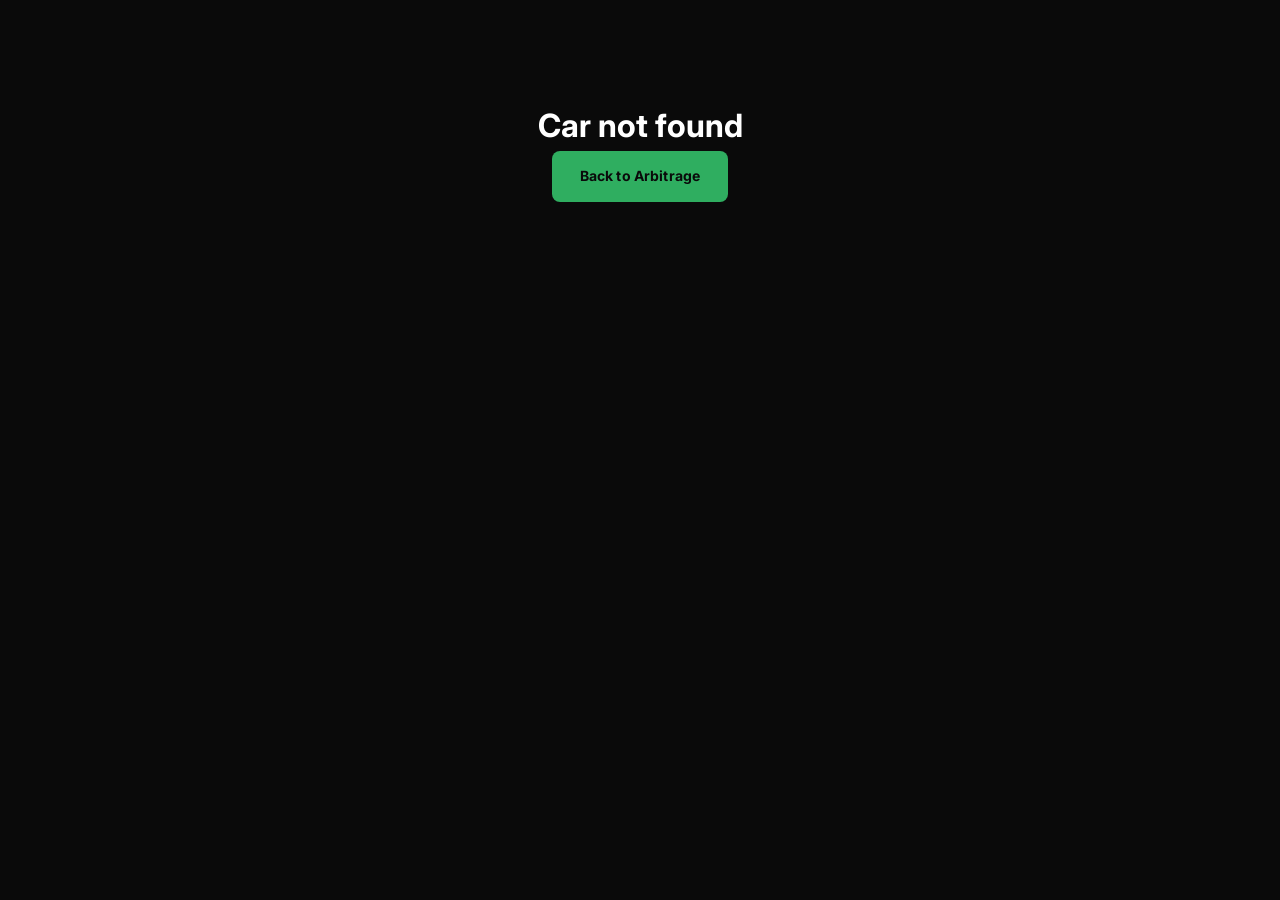
<file: car-detail.html>
<!DOCTYPE html>
<html lang="en">
<head>
    <meta charset="UTF-8">
    <meta name="viewport" content="width=device-width, initial-scale=1.0">
    <title>Car Details — Velaron Auto</title>
    <link rel="stylesheet" href="css/style.css">
    <link href="https://fonts.googleapis.com/css2?family=Inter:wght@300;400;500;600;700;800;900&display=swap" rel="stylesheet">
</head>
<body>
    <nav class="navbar">
        <div class="nav-container">
            <a href="index.html" class="logo">
                <img src="images/logo.png" alt="Velaron Auto" class="logo-img">
            </a>
            <ul class="nav-links">
                <li><a href="index.html">Home</a></li>
                <li><a href="import.html">Import</a></li>
                <li><a href="arbitrage.html" class="active">Arbitrage</a></li>
                <li><a href="gallery.html">Gallery</a></li>
                <li><a href="about.html">About Us</a></li>
                <li><a href="contact.html">Contact</a></li>
            </ul>
            <div class="hamburger" onclick="toggleMenu()">
                <span></span><span></span><span></span>
            </div>
        </div>
    </nav>

    <div class="detail-hero" id="detailHero">
        <!-- Filled by JS -->
    </div>

    <!-- Three Price Cards -->
    <section class="section section-dark">
        <div class="container">
            <div class="section-header center">
                <span class="section-tag">Import Cost Scenarios</span>
                <h2>What You Pay to Bring It In</h2>
                <p>Based on cheapest, average, and most expensive Japanese market prices.</p>
            </div>
            <div class="price-cards-three" id="priceCards">
                <!-- Filled by JS -->
            </div>
        </div>
    </section>

    <!-- Full Comparison Table -->
    <section class="section section-black">
        <div class="container">
            <div class="section-header center">
                <span class="section-tag">Market Comparison</span>
                <h2>Japan vs Ireland — Full Breakdown</h2>
            </div>
            <div class="table-wrapper">
                <table class="detail-table" id="detailTable">
                    <thead>
                        <tr>
                            <th>Metric</th>
                            <th>Cheapest</th>
                            <th>Average</th>
                            <th>Most Expensive</th>
                        </tr>
                    </thead>
                    <tbody id="detailTableBody">
                        <!-- Filled by JS -->
                    </tbody>
                </table>
            </div>
        </div>
    </section>

    <!-- Verdict Card -->
    <section class="section section-dark">
        <div class="container">
            <div class="verdict-card" id="verdictCard">
                <!-- Filled by JS -->
            </div>
        </div>
    </section>

    <footer class="footer">
        <div class="container">
            <div class="footer-grid">
                <div class="footer-brand">
                    <img src="images/logo.png" alt="Velaron Auto" class="footer-logo">
                    <p>Japan's finest vehicles, imported to Ireland with precision and transparency.</p>
                </div>
                <div class="footer-links">
                    <h4>Navigate</h4>
                    <a href="index.html">Home</a>
                    <a href="import.html">Import</a>
                    <a href="arbitrage.html">Arbitrage</a>
                    <a href="gallery.html">Gallery</a>
                </div>
                <div class="footer-links">
                    <h4>Company</h4>
                    <a href="about.html">About Us</a>
                    <a href="contact.html">Contact</a>
                </div>
            </div>
            <div class="footer-bottom">
                <p>© 2026 Velaron Auto. All rights reserved.</p>
            </div>
        </div>
    </footer>

    <script src="js/cars-data.js"></script>
    <script src="js/main.js"></script>
    <script>
        const urlParams = new URLSearchParams(window.location.search);
        const carId = urlParams.get('id');
        const car = CAR_DATA.find(c => c.id === carId);

        if (!car) {
            document.body.innerHTML = '<div class="container" style="padding:100px 20px;text-align:center;"><h1>Car not found</h1><a href="arbitrage.html" class="btn btn-primary">Back to Arbitrage</a></div>';
        } else {
            // Hero Section
            document.getElementById('detailHero').innerHTML = `
                <div class="detail-hero-img">
                    <img src="${car.image}" alt="${car.make} ${car.model}">
                </div>
                <div class="detail-hero-overlay"></div>
                <div class="detail-hero-content">
                    <span class="detail-version">${car.version} · ${car.year_range}</span>
                    <h1>${car.make} ${car.model}</h1>
                    <p class="detail-meta">${car.category} · ${car.fuel} · CO₂ ${car.co2}g/km</p>
                    <a href="arbitrage.html" class="btn btn-outline">← Back to Arbitrage</a>
                </div>
            `;

            // Price Cards
            const scenarios = [
                { label: 'Cheapest in Japan', price: car.jp_cheap_eur, importCost: car.import_cheap_eur, profit: car.profit_cheap_eur, profitPct: car.profit_cheap_pct, color: 'green' },
                { label: 'Average in Japan', price: car.jp_avg_eur, importCost: car.import_avg_eur, profit: car.profit_avg_eur, profitPct: car.profit_avg_pct, color: 'blue' },
                { label: 'Most Expensive in Japan', price: car.jp_exp_eur, importCost: car.import_exp_eur, profit: car.profit_exp_eur, profitPct: car.profit_exp_pct, color: 'orange' }
            ];

            document.getElementById('priceCards').innerHTML = scenarios.map(s => {
                const profitClass = s.profit > 0 ? 'positive' : 'negative';
                const status = s.profit > 0 ? 'PROFITABLE' : 'NOT VIABLE';
                return `
                    <div class="price-card ${s.color}">
                        <div class="price-card-header">
                            <span class="price-label">${s.label}</span>
                            <span class="price-tag">€${s.price.toLocaleString()}</span>
                        </div>
                        <div class="price-card-body">
                            <div class="price-row">
                                <span>Car Price (JP)</span>
                                <span>€${s.price.toLocaleString()}</span>
                            </div>
                            <div class="price-row">
                                <span>CIF + Shipping</span>
                                <span>€1,650</span>
                            </div>
                            <div class="price-row">
                                <span>Customs Duty (10%)</span>
                                <span>€${Math.round((s.price + 1650) * 0.1).toLocaleString()}</span>
                            </div>
                            <div class="price-row">
                                <span>VAT (23%)</span>
                                <span>€${Math.round(((s.price + 1650) * 1.1) * 0.23).toLocaleString()}</span>
                            </div>
                            <div class="price-row">
                                <span>VRT + NOx</span>
                                <span>€${Math.round(s.importCost - s.price - 1650 - ((s.price + 1650) * 0.1) - (((s.price + 1650) * 1.1) * 0.23) - 150).toLocaleString()}</span>
                            </div>
                            <div class="price-row">
                                <span>Fees</span>
                                <span>€150</span>
                            </div>
                            <div class="price-divider"></div>
                            <div class="price-row total">
                                <span>Total Import Cost</span>
                                <span>€${s.importCost.toLocaleString()}</span>
                            </div>
                        </div>
                        <div class="price-card-footer ${profitClass}">
                            <div>
                                <span class="footer-label">vs Irish Avg (€${car.ie_avg_eur.toLocaleString()})</span>
                                <span class="footer-profit">€${s.profit.toLocaleString()}</span>
                            </div>
                            <span class="footer-pct">${s.profitPct}%</span>
                        </div>
                        <div class="price-status ${profitClass}">${status}</div>
                    </div>
                `;
            }).join('');

            // Detail Table
            const rows = [
                ['Japan Price (¥)', `¥${car.jp_cheap_jpy.toLocaleString()}`, `¥${car.jp_avg_jpy.toLocaleString()}`, `¥${car.jp_exp_jpy.toLocaleString()}`],
                ['Japan Price (€)', `€${car.jp_cheap_eur.toLocaleString()}`, `€${car.jp_avg_eur.toLocaleString()}`, `€${car.jp_exp_eur.toLocaleString()}`],
                ['Japan Mileage', `${car.jp_mileage_km.toLocaleString()} km`, `${car.jp_mileage_km.toLocaleString()} km`, `${car.jp_mileage_km.toLocaleString()} km`],
                ['Ireland Price (€)', `€${car.ie_cheap_eur.toLocaleString()}`, `€${car.ie_avg_eur.toLocaleString()}`, `€${car.ie_exp_eur.toLocaleString()}`],
                ['Ireland Mileage', `${car.ie_mileage_km.toLocaleString()} km`, `${car.ie_mileage_km.toLocaleString()} km`, `${car.ie_mileage_km.toLocaleString()} km`],
                ['Import Cost (€)', `€${car.import_cheap_eur.toLocaleString()}`, `€${car.import_avg_eur.toLocaleString()}`, `€${car.import_exp_eur.toLocaleString()}`],
                ['Potential Profit (€)', `€${car.profit_cheap_eur.toLocaleString()}`, `€${car.profit_avg_eur.toLocaleString()}`, `€${car.profit_exp_eur.toLocaleString()}`],
                ['Profit Margin', `${car.profit_cheap_pct}%`, `${car.profit_avg_pct}%`, `${car.profit_exp_pct}%`],
            ];

            document.getElementById('detailTableBody').innerHTML = rows.map(row => {
                const profitClass = row[0].includes('Profit') && parseFloat(row[1].replace(/[^0-9.-]/g, '')) > 0 ? 'positive' : 
                                   row[0].includes('Profit') && parseFloat(row[1].replace(/[^0-9.-]/g, '')) < 0 ? 'negative' : '';
                return `
                    <tr>
                        <td><strong>${row[0]}</strong></td>
                        <td class="${row[0].includes('Profit') ? (parseFloat(row[1].replace(/[^0-9.-]/g, '')) > 0 ? 'positive' : 'negative') : ''}">${row[1]}</td>
                        <td class="${row[0].includes('Profit') ? (parseFloat(row[2].replace(/[^0-9.-]/g, '')) > 0 ? 'positive' : 'negative') : ''}">${row[2]}</td>
                        <td class="${row[0].includes('Profit') ? (parseFloat(row[3].replace(/[^0-9.-]/g, '')) > 0 ? 'positive' : 'negative') : ''}">${row[3]}</td>
                    </tr>
                `;
            }).join('');

            // Verdict Card
            const bestProfit = Math.max(car.profit_cheap_eur, car.profit_avg_eur, car.profit_exp_eur);
            const bestPct = Math.max(car.profit_cheap_pct, car.profit_avg_pct, car.profit_exp_pct);
            const isViable = bestProfit > 0;

            document.getElementById('verdictCard').innerHTML = `
                <div class="verdict-header">
                    <span class="verdict-icon">${isViable ? '✅' : '❌'}</span>
                    <h2>Overall Verdict</h2>
                </div>
                <div class="verdict-body">
                    <div class="verdict-main ${isViable ? 'positive' : 'negative'}">
                        <span class="verdict-label">${isViable ? 'VIABLE FOR IMPORT' : 'NOT RECOMMENDED'}</span>
                        <span class="verdict-profit">Best Case: €${bestProfit.toLocaleString()}</span>
                        <span class="verdict-pct">${bestPct}% margin</span>
                    </div>
                    <div class="verdict-details">
                        <p><strong>At cheapest Japanese price:</strong> ${car.profit_cheap_eur > 0 ? `€${car.profit_cheap_eur.toLocaleString()} profit (${car.profit_cheap_pct}%)` : `Loss of €${Math.abs(car.profit_cheap_eur).toLocaleString()}`}</p>
                        <p><strong>At average Japanese price:</strong> ${car.profit_avg_eur > 0 ? `€${car.profit_avg_eur.toLocaleString()} profit (${car.profit_avg_pct}%)` : `Loss of €${Math.abs(car.profit_avg_eur).toLocaleString()}`}</p>
                        <p><strong>At expensive Japanese price:</strong> ${car.profit_exp_eur > 0 ? `€${car.profit_exp_eur.toLocaleString()} profit (${car.profit_exp_pct}%)` : `Loss of €${Math.abs(car.profit_exp_eur).toLocaleString()}`}</p>
                        <p class="verdict-note">${isViable 
                            ? 'This car shows positive margins at auction prices. We recommend bidding at the lower end of the Japanese market to maximize profit.' 
                            : 'Importing this car is not financially viable under current market conditions. The Japan→Ireland price gap is too small to absorb Irish import taxes.'}</p>
                    </div>
                </div>
            `;
        }
    </script>
</body>
</html>
</file>
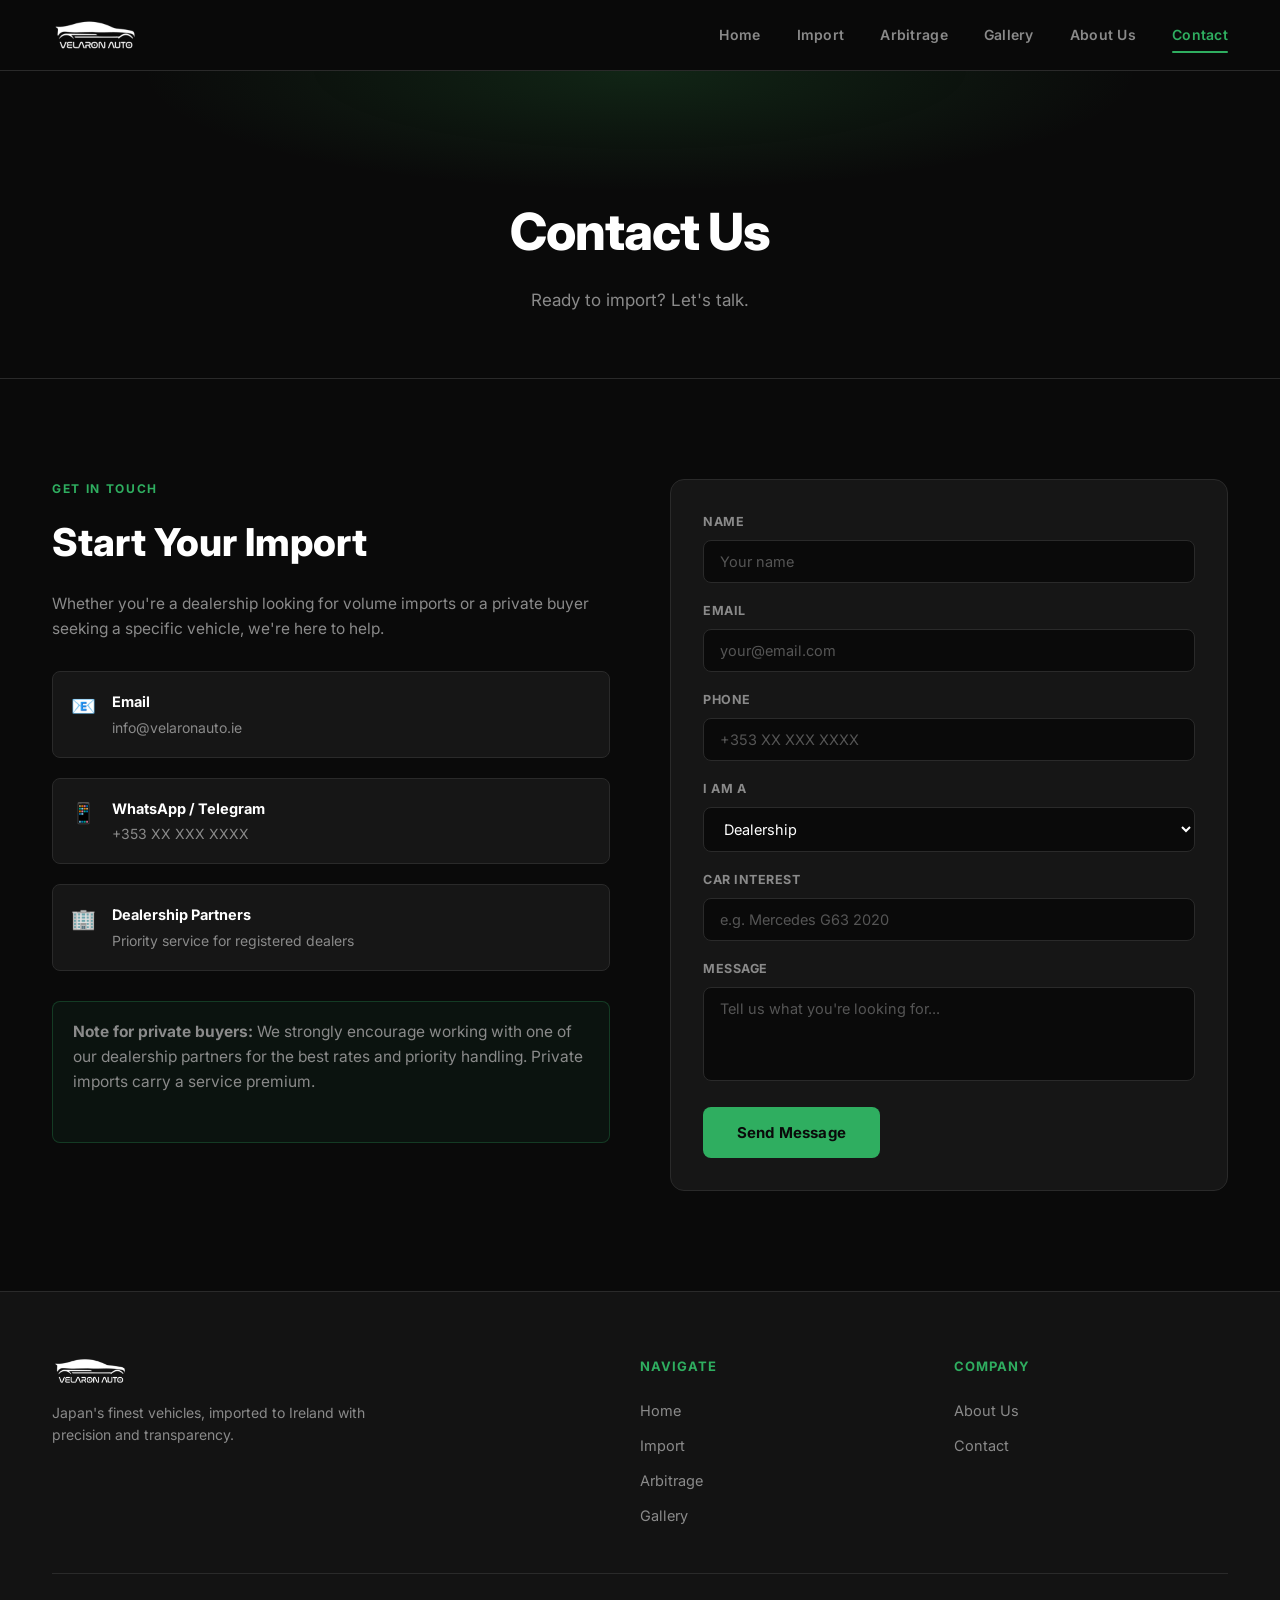
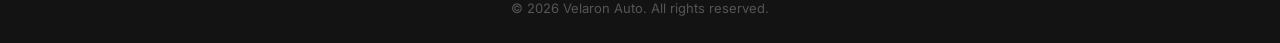
<file: contact.html>
<!DOCTYPE html>
<html lang="en">
<head>
    <meta charset="UTF-8">
    <meta name="viewport" content="width=device-width, initial-scale=1.0">
    <title>Contact — Velaron Auto</title>
    <link rel="stylesheet" href="css/style.css">
    <link href="https://fonts.googleapis.com/css2?family=Inter:wght@300;400;500;600;700;800;900&display=swap" rel="stylesheet">
</head>
<body>
    <nav class="navbar">
        <div class="nav-container">
            <a href="index.html" class="logo">
                <img src="images/logo.png" alt="Velaron Auto" class="logo-img">
            </a>
            <ul class="nav-links">
                <li><a href="index.html">Home</a></li>
                <li><a href="import.html">Import</a></li>
                <li><a href="arbitrage.html">Arbitrage</a></li>
                <li><a href="gallery.html">Gallery</a></li>
                <li><a href="about.html">About Us</a></li>
                <li><a href="contact.html" class="active">Contact</a></li>
            </ul>
            <div class="hamburger" onclick="toggleMenu()">
                <span></span><span></span><span></span>
            </div>
        </div>
    </nav>

    <header class="page-header">
        <div class="container">
            <h1>Contact Us</h1>
            <p>Ready to import? Let's talk.</p>
        </div>
    </header>

    <section class="section section-dark">
        <div class="container">
            <div class="contact-grid">
                <div class="contact-info">
                    <span class="section-tag">Get in Touch</span>
                    <h2>Start Your Import</h2>
                    <p>Whether you're a dealership looking for volume imports or a private buyer seeking a specific vehicle, we're here to help.</p>
                    <div class="contact-methods">
                        <div class="contact-method">
                            <span class="contact-icon">📧</span>
                            <div>
                                <strong>Email</strong>
                                <p>info@velaronauto.ie</p>
                            </div>
                        </div>
                        <div class="contact-method">
                            <span class="contact-icon">📱</span>
                            <div>
                                <strong>WhatsApp / Telegram</strong>
                                <p>+353 XX XXX XXXX</p>
                            </div>
                        </div>
                        <div class="contact-method">
                            <span class="contact-icon">🏢</span>
                            <div>
                                <strong>Dealership Partners</strong>
                                <p>Priority service for registered dealers</p>
                            </div>
                        </div>
                    </div>
                    <div class="contact-note">
                        <p><strong>Note for private buyers:</strong> We strongly encourage working with one of our dealership partners for the best rates and priority handling. Private imports carry a service premium.</p>
                    </div>
                </div>
                <div class="contact-form-wrapper">
                    <form class="contact-form" onsubmit="event.preventDefault(); alert('Thank you! We will be in touch shortly.');">
                        <div class="form-group">
                            <label>Name</label>
                            <input type="text" placeholder="Your name" required>
                        </div>
                        <div class="form-group">
                            <label>Email</label>
                            <input type="email" placeholder="your@email.com" required>
                        </div>
                        <div class="form-group">
                            <label>Phone</label>
                            <input type="tel" placeholder="+353 XX XXX XXXX">
                        </div>
                        <div class="form-group">
                            <label>I am a</label>
                            <select>
                                <option>Dealership</option>
                                <option>Private Buyer</option>
                                <option>Other</option>
                            </select>
                        </div>
                        <div class="form-group">
                            <label>Car Interest</label>
                            <input type="text" placeholder="e.g. Mercedes G63 2020">
                        </div>
                        <div class="form-group">
                            <label>Message</label>
                            <textarea rows="4" placeholder="Tell us what you're looking for..."></textarea>
                        </div>
                        <button type="submit" class="btn btn-primary btn-large">Send Message</button>
                    </form>
                </div>
            </div>
        </div>
    </section>

    <footer class="footer">
        <div class="container">
            <div class="footer-grid">
                <div class="footer-brand">
                    <img src="images/logo.png" alt="Velaron Auto" class="footer-logo">
                    <p>Japan's finest vehicles, imported to Ireland with precision and transparency.</p>
                </div>
                <div class="footer-links">
                    <h4>Navigate</h4>
                    <a href="index.html">Home</a>
                    <a href="import.html">Import</a>
                    <a href="arbitrage.html">Arbitrage</a>
                    <a href="gallery.html">Gallery</a>
                </div>
                <div class="footer-links">
                    <h4>Company</h4>
                    <a href="about.html">About Us</a>
                    <a href="contact.html">Contact</a>
                </div>
            </div>
            <div class="footer-bottom">
                <p>© 2026 Velaron Auto. All rights reserved.</p>
            </div>
        </div>
    </footer>

    <script src="js/main.js"></script>
</body>
</html>
</file>
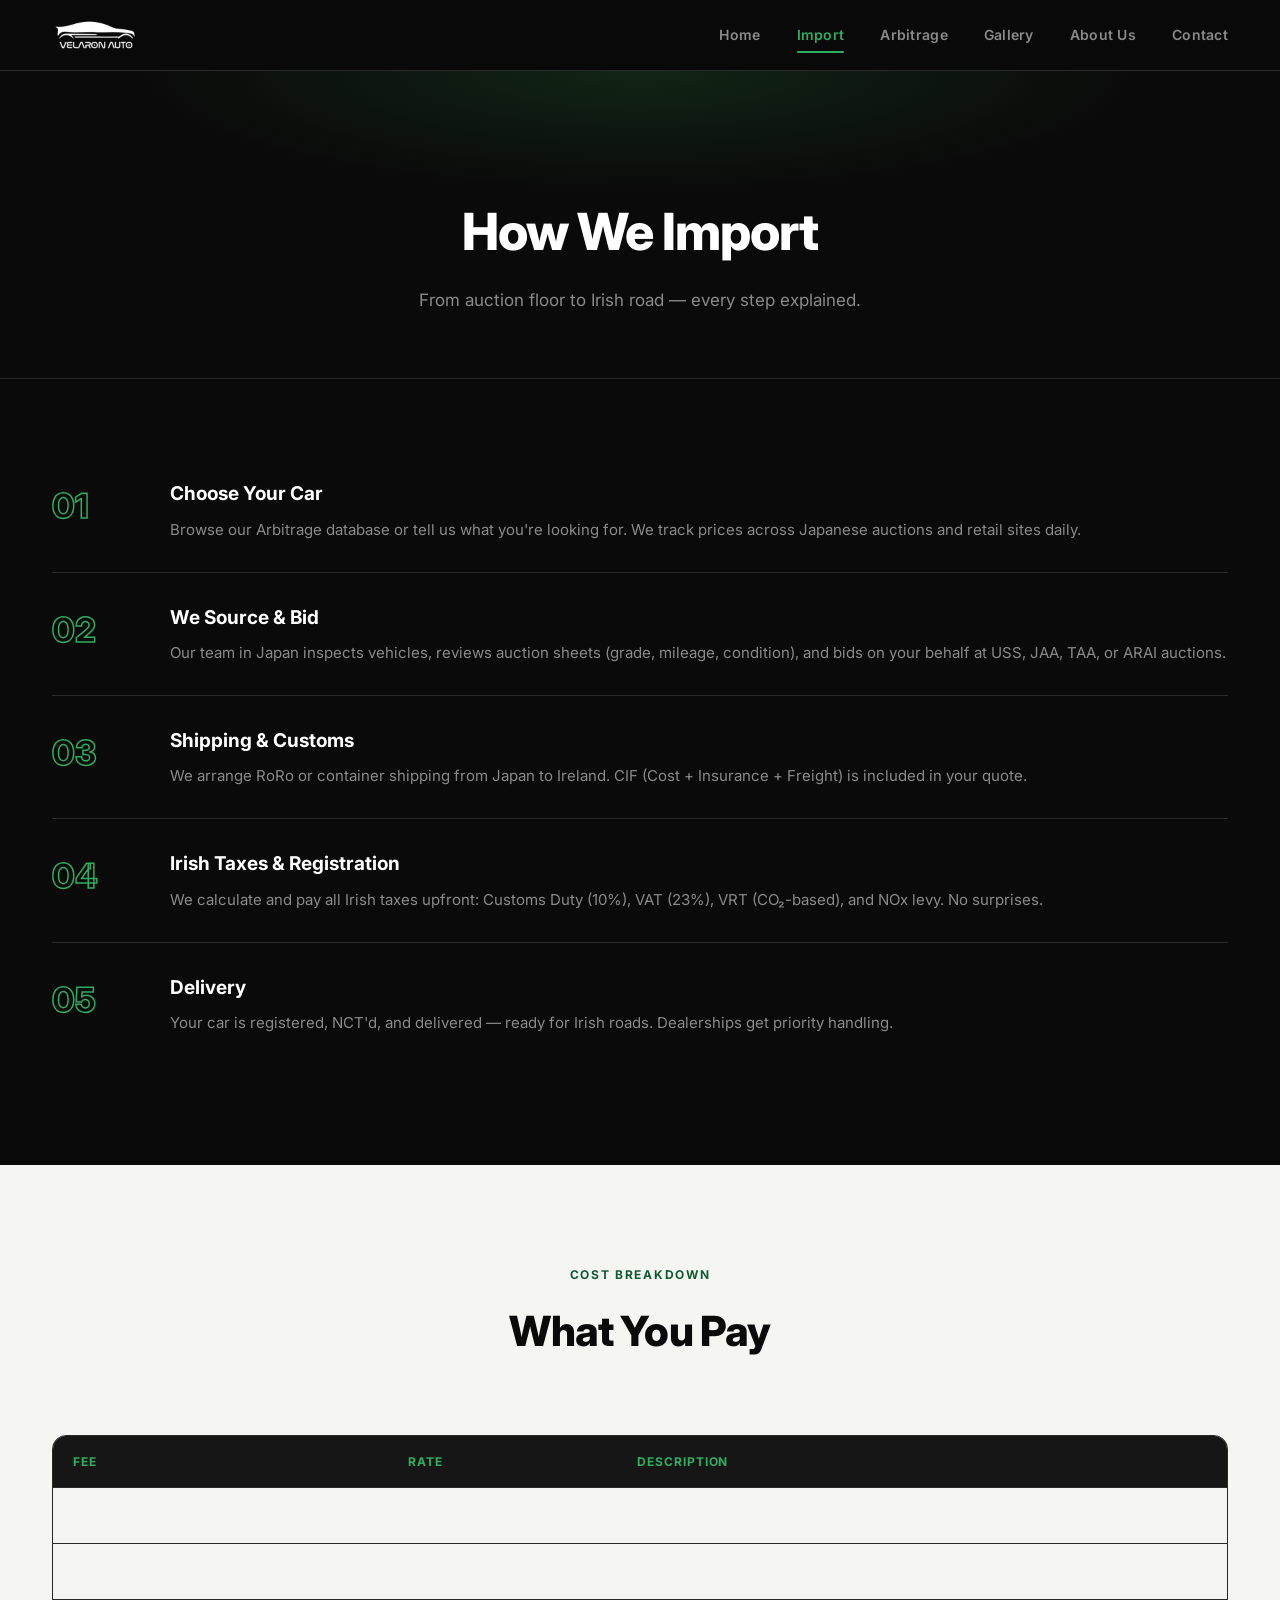
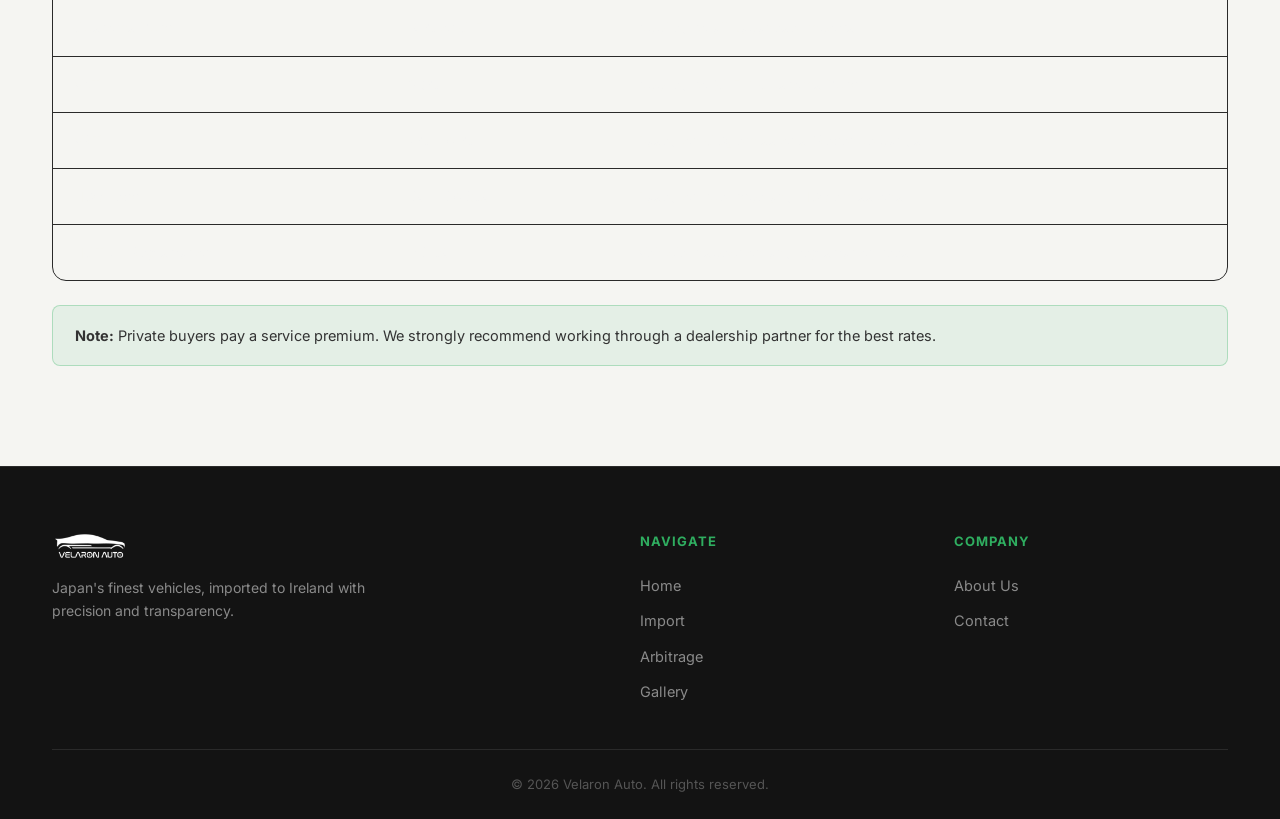
<file: import.html>
<!DOCTYPE html>
<html lang="en">
<head>
    <meta charset="UTF-8">
    <meta name="viewport" content="width=device-width, initial-scale=1.0">
    <title>Import Process — Velaron Auto</title>
    <link rel="stylesheet" href="css/style.css">
    <link href="https://fonts.googleapis.com/css2?family=Inter:wght@300;400;500;600;700;800;900&display=swap" rel="stylesheet">
</head>
<body>
    <nav class="navbar">
        <div class="nav-container">
            <a href="index.html" class="logo">
                <img src="images/logo.png" alt="Velaron Auto" class="logo-img">
            </a>
            <ul class="nav-links">
                <li><a href="index.html">Home</a></li>
                <li><a href="import.html" class="active">Import</a></li>
                <li><a href="arbitrage.html">Arbitrage</a></li>
                <li><a href="gallery.html">Gallery</a></li>
                <li><a href="about.html">About Us</a></li>
                <li><a href="contact.html">Contact</a></li>
            </ul>
            <div class="hamburger" onclick="toggleMenu()">
                <span></span><span></span><span></span>
            </div>
        </div>
    </nav>

    <header class="page-header">
        <div class="container">
            <h1>How We Import</h1>
            <p>From auction floor to Irish road — every step explained.</p>
        </div>
    </header>

    <section class="section section-dark">
        <div class="container">
            <div class="process-steps">
                <div class="step">
                    <div class="step-num">01</div>
                    <div class="step-content">
                        <h3>Choose Your Car</h3>
                        <p>Browse our Arbitrage database or tell us what you're looking for. We track prices across Japanese auctions and retail sites daily.</p>
                    </div>
                </div>
                <div class="step">
                    <div class="step-num">02</div>
                    <div class="step-content">
                        <h3>We Source & Bid</h3>
                        <p>Our team in Japan inspects vehicles, reviews auction sheets (grade, mileage, condition), and bids on your behalf at USS, JAA, TAA, or ARAI auctions.</p>
                    </div>
                </div>
                <div class="step">
                    <div class="step-num">03</div>
                    <div class="step-content">
                        <h3>Shipping & Customs</h3>
                        <p>We arrange RoRo or container shipping from Japan to Ireland. CIF (Cost + Insurance + Freight) is included in your quote.</p>
                    </div>
                </div>
                <div class="step">
                    <div class="step-num">04</div>
                    <div class="step-content">
                        <h3>Irish Taxes & Registration</h3>
                        <p>We calculate and pay all Irish taxes upfront: Customs Duty (10%), VAT (23%), VRT (CO₂-based), and NOx levy. No surprises.</p>
                    </div>
                </div>
                <div class="step">
                    <div class="step-num">05</div>
                    <div class="step-content">
                        <h3>Delivery</h3>
                        <p>Your car is registered, NCT'd, and delivered — ready for Irish roads. Dealerships get priority handling.</p>
                    </div>
                </div>
            </div>
        </div>
    </section>

    <section class="section section-light">
        <div class="container">
            <div class="section-header center">
                <span class="section-tag">Cost Breakdown</span>
                <h2>What You Pay</h2>
            </div>
            <div class="cost-table-wrapper">
                <table class="cost-table">
                    <thead>
                        <tr>
                            <th>Fee</th>
                            <th>Rate</th>
                            <th>Description</th>
                        </tr>
                    </thead>
                    <tbody>
                        <tr>
                            <td>Car Price (Japan)</td>
                            <td>Varies</td>
                            <td>Auction hammer or retail price in JPY</td>
                        </tr>
                        <tr>
                            <td>CIF (Shipping)</td>
                            <td>~€1,650</td>
                            <td>Cost + Insurance + Freight to Ireland</td>
                        </tr>
                        <tr>
                            <td>Customs Duty</td>
                            <td>10% of CIF</td>
                            <td>Applied to all Japanese imports</td>
                        </tr>
                        <tr>
                            <td>VAT</td>
                            <td>23%</td>
                            <td>Applied to (CIF + Customs Duty)</td>
                        </tr>
                        <tr>
                            <td>VRT</td>
                            <td>7% – 41%</td>
                            <td>Based on CO₂ emissions (Revenue bands)</td>
                        </tr>
                        <tr>
                            <td>NOx Levy</td>
                            <td>€0 – €4,850</td>
                            <td>Based on fuel type and NOx emissions</td>
                        </tr>
                        <tr>
                            <td>NCTS + Registration</td>
                            <td>~€150</td>
                            <td>Vehicle inspection and registration fees</td>
                        </tr>
                    </tbody>
                </table>
            </div>
            <div class="cost-note">
                <p><strong>Note:</strong> Private buyers pay a service premium. We strongly recommend working through a dealership partner for the best rates.</p>
            </div>
        </div>
    </section>

    <footer class="footer">
        <div class="container">
            <div class="footer-grid">
                <div class="footer-brand">
                    <img src="images/logo.png" alt="Velaron Auto" class="footer-logo">
                    <p>Japan's finest vehicles, imported to Ireland with precision and transparency.</p>
                </div>
                <div class="footer-links">
                    <h4>Navigate</h4>
                    <a href="index.html">Home</a>
                    <a href="import.html">Import</a>
                    <a href="arbitrage.html">Arbitrage</a>
                    <a href="gallery.html">Gallery</a>
                </div>
                <div class="footer-links">
                    <h4>Company</h4>
                    <a href="about.html">About Us</a>
                    <a href="contact.html">Contact</a>
                </div>
            </div>
            <div class="footer-bottom">
                <p>© 2026 Velaron Auto. All rights reserved.</p>
            </div>
        </div>
    </footer>

    <script src="js/main.js"></script>
</body>
</html>
</file>
<file: css/style.css>
/* ============================================
   VELARON AUTO — Design Tokens
   Black / White / Green
   ============================================ */

:root {
  --black: #0a0a0a;
  --near-black: #131313;
  --card-black: #161616;
  --white: #ffffff;
  --off-white: #f5f5f2;
  --grey: #8a8a8a;
  --grey-line: #2a2a2a;

  --lime: #2fae60;
  --green: #1f8a4d;
  --dark-green: #0f5c34;
  --emerald-light: #6fd99a;

  --red: #ef4444;
  --profit-green: #3ac95a;

  --font: 'Inter', -apple-system, BlinkMacSystemFont, sans-serif;

  --radius: 14px;
  --radius-sm: 8px;
}

* { margin: 0; padding: 0; box-sizing: border-box; }

html { scroll-behavior: smooth; }

body {
  font-family: var(--font);
  background: var(--black);
  color: var(--white);
  -webkit-font-smoothing: antialiased;
  line-height: 1.6;
}

a { text-decoration: none; color: inherit; }
ul { list-style: none; }
img { max-width: 100%; display: block; }
button { font-family: var(--font); cursor: pointer; border: none; background: none; }

.container {
  max-width: 1240px;
  margin: 0 auto;
  padding: 0 32px;
}

/* ============================================
   NAVBAR
   ============================================ */

.navbar {
  position: sticky;
  top: 0;
  z-index: 200;
  background: rgba(10, 10, 10, 0.88);
  backdrop-filter: blur(10px);
  border-bottom: 1px solid var(--grey-line);
}

.nav-container {
  max-width: 1240px;
  margin: 0 auto;
  padding: 18px 32px;
  display: flex;
  align-items: center;
  justify-content: space-between;
}

.logo-img { height: 34px; }

.nav-links {
  display: flex;
  align-items: center;
  gap: 36px;
}

.nav-links a {
  font-size: 14px;
  font-weight: 600;
  letter-spacing: 0.02em;
  color: var(--grey);
  transition: color 0.2s ease;
  position: relative;
  padding: 4px 0;
}

.nav-links a:hover { color: var(--white); }

.nav-links a.active { color: var(--lime); }

.nav-links a.active::after {
  content: '';
  position: absolute;
  bottom: -6px;
  left: 0;
  right: 0;
  height: 2px;
  background: var(--lime);
  border-radius: 2px;
}

.hamburger {
  display: none;
  flex-direction: column;
  gap: 5px;
  cursor: pointer;
}

.hamburger span {
  width: 24px;
  height: 2px;
  background: var(--white);
  border-radius: 2px;
}

@media (max-width: 900px) {
  .nav-links {
    display: none;
    position: absolute;
    top: 68px;
    left: 0;
    right: 0;
    flex-direction: column;
    align-items: flex-start;
    gap: 4px;
    background: var(--black);
    border-bottom: 1px solid var(--grey-line);
    padding: 12px 32px 20px;
  }
  .nav-links.active { display: flex; }
  .nav-links li { width: 100%; padding: 10px 0; border-bottom: 1px solid var(--grey-line); }
  .nav-links li:last-child { border-bottom: none; }
  .hamburger { display: flex; }
}

/* ============================================
   HERO
   ============================================ */

.hero {
  position: relative;
  min-height: 82vh;
  display: flex;
  align-items: center;
  justify-content: center;
  text-align: center;
  overflow: hidden;
  padding: 80px 32px;
}

.hero-overlay {
  position: absolute;
  inset: 0;
  background:
    radial-gradient(ellipse 60% 50% at 50% 0%, rgba(58, 201, 90, 0.16), transparent 60%),
    var(--black);
  z-index: 0;
}

.hero-content {
  position: relative;
  z-index: 1;
  max-width: 820px;
}

.hero-content h1 {
  font-size: clamp(2.6rem, 6vw, 4.6rem);
  font-weight: 800;
  letter-spacing: -0.03em;
  line-height: 1.05;
  color: var(--white);
}

.hero-content h1 .accent {
  color: var(--lime);
}

.hero-sub {
  margin-top: 24px;
  font-size: 18px;
  color: var(--grey);
  max-width: 560px;
  margin-left: auto;
  margin-right: auto;
}

.hero-cta {
  margin-top: 36px;
  display: flex;
  gap: 16px;
  justify-content: center;
  flex-wrap: wrap;
}

.hero-scroll {
  position: absolute;
  bottom: 32px;
  left: 50%;
  transform: translateX(-50%);
  display: flex;
  flex-direction: column;
  align-items: center;
  gap: 8px;
  color: var(--grey);
  font-size: 12px;
  letter-spacing: 0.1em;
  text-transform: uppercase;
  z-index: 1;
}

.scroll-line {
  width: 1px;
  height: 40px;
  background: linear-gradient(var(--lime), transparent);
}

/* ============================================
   BUTTONS
   ============================================ */

.btn {
  display: inline-flex;
  align-items: center;
  justify-content: center;
  padding: 14px 28px;
  border-radius: var(--radius-sm);
  font-size: 14px;
  font-weight: 700;
  letter-spacing: 0.01em;
  transition: all 0.2s ease;
  white-space: nowrap;
}

.btn-primary {
  background: var(--lime);
  color: var(--black);
}

.btn-primary:hover {
  background: var(--green);
  transform: translateY(-2px);
}

.btn-outline {
  border: 1px solid var(--grey-line);
  color: var(--white);
}

.btn-outline:hover {
  border-color: var(--lime);
  color: var(--lime);
}

.btn-large { padding: 16px 34px; font-size: 15px; }

/* ============================================
   SECTIONS
   ============================================ */

.section { padding: 100px 0; }
.section-dark { background: var(--black); }
.section-black { background: var(--near-black); border-top: 1px solid var(--grey-line); border-bottom: 1px solid var(--grey-line); }

.section-light {
  background: var(--off-white);
  color: var(--black);
}
.section-light .section-tag { color: var(--dark-green); }
.section-light .section-header h2 { color: var(--black); }
.section-light .section-header p { color: #555; }
.section-light .stat-box,
.section-light .card {
  background: #ffffff;
  border: 1px solid #e4e4e0;
}
.section-light .stat-num { color: var(--dark-green); }
.section-light .stat-label { color: #666; }
.section-light .card h3 { color: var(--black); }
.section-light .card p { color: #555; }
.section-light .feature-list li { color: #333; border-bottom: 1px solid #e4e4e0; }
.section-light .cost-note { color: #333 !important; background: rgba(47, 174, 96, 0.08); border-color: rgba(47, 174, 96, 0.3); }

/* Trust strip — logos / credentials on white */
.trust-strip {
  display: flex;
  flex-wrap: wrap;
  justify-content: center;
  gap: 48px;
  align-items: center;
  padding-top: 8px;
}
.trust-item {
  display: flex;
  flex-direction: column;
  align-items: center;
  gap: 6px;
  text-align: center;
  min-width: 140px;
}
.trust-item .trust-num { font-size: 22px; font-weight: 800; color: var(--dark-green); }
.trust-item .trust-label { font-size: 12.5px; color: #555; letter-spacing: 0.03em; }

.section-header { max-width: 640px; margin-bottom: 56px; }
.section-header.center { margin-left: auto; margin-right: auto; text-align: center; }

.section-tag {
  display: inline-block;
  font-size: 12px;
  font-weight: 700;
  letter-spacing: 0.14em;
  text-transform: uppercase;
  color: var(--lime);
  margin-bottom: 14px;
}

.section-header h2 {
  font-size: clamp(1.8rem, 3.4vw, 2.6rem);
  font-weight: 800;
  letter-spacing: -0.02em;
  color: var(--white);
  margin-bottom: 14px;
}

.section-header p { color: var(--grey); font-size: 16px; }

/* ============================================
   PAGE HEADER (inner pages)
   ============================================ */

.page-header {
  padding: 120px 32px 64px;
  text-align: center;
  background:
    radial-gradient(ellipse 60% 60% at 50% 0%, rgba(58, 201, 90, 0.14), transparent 65%),
    var(--black);
  border-bottom: 1px solid var(--grey-line);
}

.page-header h1 {
  font-size: clamp(2.2rem, 5vw, 3.2rem);
  font-weight: 800;
  letter-spacing: -0.02em;
}

.page-header p {
  margin-top: 14px;
  color: var(--grey);
  font-size: 17px;
}

/* ============================================
   CARDS — 3-card gradient dash system
   Card 1 dash = lime, Card 2 = green, Card 3 = dark green
   Cycles for grids with more than 3 cards.
   ============================================ */

.cards-grid {
  display: grid;
  gap: 24px;
}

.cards-grid.three-col {
  grid-template-columns: repeat(3, 1fr);
}

.card {
  background: var(--card-black);
  border: 1px solid var(--grey-line);
  border-radius: var(--radius);
  padding: 32px 28px 26px;
  position: relative;
  overflow: hidden;
  transition: transform 0.25s ease, border-color 0.25s ease;
}

.card:hover {
  transform: translateY(-4px);
  border-color: rgba(47, 174, 96, 0.35);
}

.card::after {
  content: '';
  position: absolute;
  left: 0;
  right: 0;
  bottom: 0;
  height: 3px;
  background: var(--lime);
}

.card:nth-child(3n+2)::after { background: var(--green); }
.card:nth-child(3n)::after { background: var(--dark-green); }

.card-icon {
  font-size: 28px;
  margin-bottom: 16px;
}

.card h3 {
  font-size: 18px;
  font-weight: 700;
  margin-bottom: 10px;
  color: var(--white);
}

.card p {
  font-size: 14.5px;
  color: var(--grey);
}

/* Tier cards (home page) — same dash system */

.tier-grid {
  display: grid;
  grid-template-columns: repeat(3, 1fr);
  gap: 24px;
}

.tier-card {
  background: var(--card-black);
  border: 1px solid var(--grey-line);
  border-radius: var(--radius);
  padding: 36px 28px 28px;
  position: relative;
  overflow: hidden;
  transition: transform 0.25s ease;
}

.tier-card:hover { transform: translateY(-4px); }

.tier-card::after {
  content: '';
  position: absolute;
  left: 0; right: 0; bottom: 0;
  height: 3px;
  background: var(--lime);
}

.tier-card:nth-child(2)::after { background: var(--green); }
.tier-card:nth-child(3)::after { background: var(--dark-green); }

/* Tier X — Hypercar spotlight */
.tierx-section {
  margin-top: 56px;
  padding-top: 56px;
  border-top: 1px solid var(--grey-line);
}
.tierx-header {
  display: flex;
  align-items: baseline;
  justify-content: space-between;
  flex-wrap: wrap;
  gap: 12px;
  margin-bottom: 24px;
}
.tierx-header h3 {
  font-size: 22px;
  font-weight: 800;
}
.tierx-badge {
  display: inline-block;
  background: linear-gradient(90deg, var(--lime), var(--dark-green));
  color: var(--black);
  font-size: 11.5px;
  font-weight: 800;
  letter-spacing: 0.08em;
  text-transform: uppercase;
  padding: 4px 12px;
  border-radius: 20px;
  margin-right: 10px;
}
.tierx-note {
  color: var(--grey);
  font-size: 14.5px;
  max-width: 720px;
  margin-bottom: 28px;
}
.tierx-note strong { color: var(--off-white); }

.tierx-grid {
  display: grid;
  grid-template-columns: repeat(4, 1fr);
  gap: 20px;
}

.tierx-card {
  display: block;
  background: var(--card-black);
  border: 1px solid var(--grey-line);
  border-radius: var(--radius);
  overflow: hidden;
  transition: transform 0.25s ease, border-color 0.25s ease;
}
.tierx-card:hover { transform: translateY(-4px); border-color: rgba(47, 174, 96, 0.4); }

.tierx-img { aspect-ratio: 4/3; overflow: hidden; background: var(--near-black); }
.tierx-img img { width: 100%; height: 100%; object-fit: cover; }

.tierx-info { padding: 16px 18px 20px; }
.tierx-info h4 { font-size: 15px; font-weight: 700; margin-bottom: 4px; color: var(--white); }
.tierx-info span { font-size: 12px; color: var(--lime); font-weight: 600; letter-spacing: 0.02em; }

.tier-label {
  font-size: 12px;
  font-weight: 700;
  letter-spacing: 0.12em;
  text-transform: uppercase;
  color: var(--lime);
  margin-bottom: 12px;
}

.tier-card:nth-child(2) .tier-label { color: var(--green); }
.tier-card:nth-child(3) .tier-label { color: var(--white); }

.tier-card h3 { font-size: 20px; font-weight: 700; margin-bottom: 10px; }
.tier-card p { color: var(--grey); font-size: 14.5px; margin-bottom: 20px; }

.tier-range {
  font-size: 17px;
  font-weight: 800;
  color: var(--white);
  padding-top: 16px;
  border-top: 1px solid var(--grey-line);
}

/* ============================================
   SPLIT LAYOUT
   ============================================ */

.split-layout {
  display: grid;
  grid-template-columns: 1fr 1fr;
  gap: 64px;
  align-items: center;
}

.split-left .section-tag { display: block; }
.split-left h2 {
  font-size: clamp(1.8rem, 3.4vw, 2.6rem);
  font-weight: 800;
  letter-spacing: -0.02em;
  margin: 14px 0 20px;
}

.split-left p {
  color: var(--grey);
  margin-bottom: 16px;
  font-size: 15.5px;
}

.about-image img {
  border-radius: var(--radius);
  border: 1px solid var(--grey-line);
}

.feature-list { margin-top: 24px; }
.feature-list li {
  display: flex;
  align-items: flex-start;
  gap: 12px;
  padding: 10px 0;
  color: var(--off-white);
  font-size: 15px;
  border-bottom: 1px solid var(--grey-line);
}
.feature-list li:last-child { border-bottom: none; }

.check {
  color: var(--black);
  background: var(--lime);
  width: 20px;
  height: 20px;
  border-radius: 50%;
  display: flex;
  align-items: center;
  justify-content: center;
  font-size: 12px;
  font-weight: 800;
  flex-shrink: 0;
  margin-top: 1px;
}

.stats-grid {
  display: grid;
  grid-template-columns: 1fr 1fr;
  gap: 16px;
}

.stat-box {
  background: var(--card-black);
  border: 1px solid var(--grey-line);
  border-radius: var(--radius);
  padding: 26px 20px;
  text-align: center;
}

.stat-num {
  display: block;
  font-size: 28px;
  font-weight: 800;
  color: var(--lime);
  letter-spacing: -0.02em;
}

.stat-label {
  display: block;
  margin-top: 8px;
  font-size: 13px;
  color: var(--grey);
}

/* ============================================
   CTA SECTION
   ============================================ */

.cta-section { text-align: center; }
.cta-section h2 { font-size: clamp(1.8rem, 3.6vw, 2.6rem); font-weight: 800; margin-bottom: 12px; }
.cta-section p { color: var(--grey); margin-bottom: 28px; font-size: 16px; }
.center { display: flex; flex-direction: column; align-items: center; }

/* ============================================
   PROCESS STEPS (import.html)
   ============================================ */

.process-steps {
  display: flex;
  flex-direction: column;
  gap: 0;
}

.step {
  display: grid;
  grid-template-columns: 90px 1fr;
  gap: 28px;
  padding: 30px 0;
  border-bottom: 1px solid var(--grey-line);
}

.step:first-child { padding-top: 0; }
.step:last-child { border-bottom: none; }

.step-num {
  font-size: 34px;
  font-weight: 800;
  color: transparent;
  -webkit-text-stroke: 1.5px var(--lime);
}

.step-content h3 { font-size: 19px; font-weight: 700; margin-bottom: 8px; }
.step-content p { color: var(--grey); font-size: 15px; }

.cost-table-wrapper { overflow-x: auto; border: 1px solid var(--grey-line); border-radius: var(--radius); }

.cost-table {
  width: 100%;
  border-collapse: collapse;
  font-size: 14.5px;
}

.cost-table th {
  text-align: left;
  padding: 16px 20px;
  background: var(--card-black);
  color: var(--lime);
  font-size: 12px;
  letter-spacing: 0.08em;
  text-transform: uppercase;
  border-bottom: 1px solid var(--grey-line);
}

.cost-table td {
  padding: 16px 20px;
  border-bottom: 1px solid var(--grey-line);
  color: var(--off-white);
}

.cost-table tr:last-child td { border-bottom: none; }

.cost-note {
  margin-top: 24px;
  padding: 18px 22px;
  background: rgba(47, 174, 96, 0.06);
  border: 1px solid rgba(47, 174, 96, 0.25);
  border-radius: var(--radius-sm);
  color: var(--off-white);
  font-size: 14.5px;
}

/* ============================================
   ARBITRAGE — TOP 5 GRID
   ============================================ */

.top5-grid {
  display: grid;
  grid-template-columns: repeat(5, 1fr);
  gap: 18px;
}

.top5-card {
  background: var(--card-black);
  border: 1px solid var(--grey-line);
  border-radius: var(--radius);
  overflow: hidden;
  position: relative;
  transition: transform 0.25s ease, border-color 0.25s ease;
}

.top5-card:hover { transform: translateY(-4px); border-color: rgba(47, 174, 96, 0.35); }

.top5-rank {
  position: absolute;
  top: 12px;
  left: 12px;
  z-index: 2;
  background: var(--lime);
  color: var(--black);
  font-weight: 800;
  font-size: 13px;
  padding: 4px 10px;
  border-radius: 20px;
}

.top5-img { aspect-ratio: 4/3; overflow: hidden; }
.top5-img img { width: 100%; height: 100%; object-fit: cover; }

.top5-info { padding: 16px; }

.top5-version {
  font-size: 11px;
  color: var(--grey);
  text-transform: uppercase;
  letter-spacing: 0.06em;
}

.top5-info h3 { font-size: 15px; font-weight: 700; margin: 6px 0 12px; }

.top5-stats {
  display: flex;
  justify-content: space-between;
  padding-bottom: 12px;
  border-bottom: 1px solid var(--grey-line);
  margin-bottom: 12px;
}

.top5-stats .label { display: block; font-size: 10.5px; color: var(--grey); text-transform: uppercase; }
.top5-stats .value { display: block; font-size: 14px; font-weight: 700; margin-top: 2px; }

.top5-profit {
  display: flex;
  flex-direction: column;
  gap: 2px;
}

.top5-profit .profit-amount { font-size: 17px; font-weight: 800; }
.top5-profit .profit-pct { font-size: 12.5px; font-weight: 600; }
.top5-profit .profit-status { font-size: 10.5px; letter-spacing: 0.05em; margin-top: 4px; font-weight: 700; }

.top5-profit.positive .profit-amount,
.top5-profit.positive .profit-pct { color: var(--profit-green); }
.top5-profit.negative .profit-amount,
.top5-profit.negative .profit-pct { color: var(--red); }

/* Rank dash across top-5: lime -> green -> dark green cycle */
.top5-card::after {
  content: '';
  position: absolute;
  left: 0; right: 0; bottom: 0;
  height: 3px;
  background: var(--lime);
}
.top5-card:nth-child(3n+2)::after { background: var(--green); }
.top5-card:nth-child(3n)::after { background: var(--dark-green); }

/* ============================================
   TABLE CONTROLS + FULL DATABASE TABLE
   ============================================ */

.table-controls {
  display: flex;
  gap: 20px;
  flex-wrap: wrap;
  margin-bottom: 28px;
  padding: 20px;
  background: var(--card-black);
  border: 1px solid var(--grey-line);
  border-radius: var(--radius);
}

.control-group {
  display: flex;
  flex-direction: column;
  gap: 6px;
}

.control-group label {
  font-size: 11px;
  text-transform: uppercase;
  letter-spacing: 0.08em;
  color: var(--grey);
  font-weight: 700;
}

.control-group select {
  background: var(--black);
  border: 1px solid var(--grey-line);
  color: var(--white);
  padding: 10px 14px;
  border-radius: var(--radius-sm);
  font-family: var(--font);
  font-size: 14px;
  min-width: 180px;
}

.control-group select:focus { outline: 1px solid var(--lime); }

.table-wrapper {
  overflow-x: auto;
  border: 1px solid var(--grey-line);
  border-radius: var(--radius);
}

.arbitrage-table, .detail-table {
  width: 100%;
  border-collapse: collapse;
  font-size: 14px;
  white-space: nowrap;
}

.arbitrage-table th, .detail-table th {
  text-align: left;
  padding: 14px 18px;
  background: var(--card-black);
  color: var(--lime);
  font-size: 11px;
  letter-spacing: 0.07em;
  text-transform: uppercase;
  border-bottom: 1px solid var(--grey-line);
  position: sticky;
  top: 0;
}

.arbitrage-table td, .detail-table td {
  padding: 14px 18px;
  border-bottom: 1px solid var(--grey-line);
  color: var(--off-white);
}

.arbitrage-table tr:last-child td { border-bottom: none; }
.arbitrage-table tr:hover td { background: rgba(255,255,255,0.02); }

.car-cell { display: flex; align-items: center; gap: 12px; }
.car-thumb { width: 46px; height: 46px; border-radius: 8px; object-fit: cover; }
.car-cell strong { display: block; font-size: 14px; }
.car-cell small { color: var(--grey); font-size: 12px; }

.version-badge {
  background: rgba(47, 174, 96, 0.1);
  color: var(--lime);
  padding: 4px 10px;
  border-radius: 20px;
  font-size: 12px;
  font-weight: 700;
}

.positive { color: var(--profit-green) !important; font-weight: 700; }
.negative { color: var(--red) !important; font-weight: 700; }

/* ============================================
   CAR DETAIL PAGE
   ============================================ */

.detail-hero {
  position: relative;
  min-height: 60vh;
  display: flex;
  align-items: flex-end;
}

.detail-hero-img { position: absolute; inset: 0; }
.detail-hero-img img { width: 100%; height: 100%; object-fit: cover; }

.detail-hero-overlay {
  position: absolute;
  inset: 0;
  background: linear-gradient(180deg, rgba(10,10,10,0.2) 0%, rgba(10,10,10,0.96) 100%);
}

.detail-hero-content {
  position: relative;
  z-index: 1;
  padding: 60px 32px;
  max-width: 1240px;
  margin: 0 auto;
  width: 100%;
}

.detail-version {
  color: var(--lime);
  font-size: 12px;
  letter-spacing: 0.1em;
  text-transform: uppercase;
  font-weight: 700;
}

.detail-hero-content h1 {
  font-size: clamp(2rem, 5vw, 3rem);
  font-weight: 800;
  margin: 10px 0;
}

.detail-meta { color: var(--grey); margin-bottom: 22px; font-size: 15px; }

.price-cards-three {
  display: grid;
  grid-template-columns: repeat(3, 1fr);
  gap: 22px;
}

.price-card {
  background: var(--card-black);
  border: 1px solid var(--grey-line);
  border-radius: var(--radius);
  overflow: hidden;
  position: relative;
}

.price-card::before {
  content: '';
  position: absolute;
  top: 0; left: 0; right: 0;
  height: 3px;
  background: var(--lime);
}
.price-card.blue::before { background: var(--green); }
.price-card.orange::before { background: var(--dark-green); }

.price-card-header {
  display: flex;
  justify-content: space-between;
  align-items: center;
  padding: 22px 24px;
  border-bottom: 1px solid var(--grey-line);
}

.price-label { font-size: 13px; color: var(--grey); font-weight: 600; }
.price-tag { font-size: 19px; font-weight: 800; color: var(--white); }

.price-card-body { padding: 18px 24px; }

.price-row {
  display: flex;
  justify-content: space-between;
  font-size: 13.5px;
  color: var(--grey);
  padding: 7px 0;
}

.price-row span:last-child { color: var(--off-white); font-weight: 600; }

.price-divider { height: 1px; background: var(--grey-line); margin: 10px 0; }

.price-row.total { font-size: 15px; font-weight: 700; }
.price-row.total span { color: var(--white) !important; }

.price-card-footer {
  display: flex;
  justify-content: space-between;
  align-items: center;
  padding: 18px 24px;
  border-top: 1px solid var(--grey-line);
}

.footer-label { display: block; font-size: 11.5px; color: var(--grey); }
.footer-profit { display: block; font-size: 18px; font-weight: 800; margin-top: 2px; }
.footer-pct { font-size: 16px; font-weight: 800; }

.price-card-footer.positive .footer-profit,
.price-card-footer.positive .footer-pct { color: var(--profit-green); }
.price-card-footer.negative .footer-profit,
.price-card-footer.negative .footer-pct { color: var(--red); }

.price-status {
  text-align: center;
  padding: 10px;
  font-size: 12px;
  font-weight: 800;
  letter-spacing: 0.08em;
}
.price-status.positive { background: rgba(58, 201, 90, 0.1); color: var(--profit-green); }
.price-status.negative { background: rgba(239, 68, 68, 0.1); color: var(--red); }

.verdict-card {
  background: var(--card-black);
  border: 1px solid var(--grey-line);
  border-radius: var(--radius);
  padding: 36px;
}

.verdict-header { display: flex; align-items: center; gap: 14px; margin-bottom: 26px; }
.verdict-icon { font-size: 26px; }
.verdict-header h2 { font-size: 22px; font-weight: 800; }

.verdict-body { display: grid; grid-template-columns: 260px 1fr; gap: 36px; }

.verdict-main {
  display: flex;
  flex-direction: column;
  gap: 6px;
  padding: 22px;
  border-radius: var(--radius-sm);
  text-align: center;
}
.verdict-main.positive { background: rgba(58, 201, 90, 0.08); border: 1px solid rgba(58, 201, 90, 0.3); }
.verdict-main.negative { background: rgba(239, 68, 68, 0.08); border: 1px solid rgba(239, 68, 68, 0.3); }

.verdict-label { font-size: 13px; font-weight: 800; letter-spacing: 0.05em; }
.verdict-main.positive .verdict-label { color: var(--profit-green); }
.verdict-main.negative .verdict-label { color: var(--red); }

.verdict-profit { font-size: 24px; font-weight: 800; color: var(--white); }
.verdict-pct { font-size: 13px; color: var(--grey); }

.verdict-details p { color: var(--off-white); font-size: 14.5px; margin-bottom: 10px; }
.verdict-details strong { color: var(--white); }
.verdict-note { margin-top: 12px; color: var(--grey) !important; font-style: italic; }

/* ============================================
   GALLERY
   ============================================ */

.gallery-grid {
  display: grid;
  grid-template-columns: repeat(2, 1fr);
  gap: 22px;
}

.gallery-frame {
  background: var(--card-black);
  border: 1px solid var(--grey-line);
  border-radius: var(--radius);
  overflow: hidden;
}

.gallery-frame-header {
  display: flex;
  justify-content: space-between;
  align-items: center;
  padding: 16px 20px;
  border-bottom: 1px solid var(--grey-line);
}

.gallery-frame-header h3 { font-size: 16px; font-weight: 700; }
.gallery-year { color: var(--lime); font-size: 13px; font-weight: 700; }

.gallery-frame-images {
  display: grid;
  grid-template-columns: repeat(3, 1fr);
  gap: 1px;
  background: var(--grey-line);
}

.gallery-img-link {
  position: relative;
  aspect-ratio: 4/3;
  overflow: hidden;
  background: var(--near-black);
}

.gallery-img-link img {
  width: 100%; height: 100%; object-fit: cover;
  transition: transform 0.3s ease;
}

.gallery-img-link:hover img { transform: scale(1.06); }

.gallery-img-label {
  position: absolute;
  bottom: 8px;
  left: 8px;
  background: rgba(10,10,10,0.75);
  color: var(--white);
  font-size: 10.5px;
  padding: 3px 8px;
  border-radius: 20px;
  text-transform: uppercase;
  letter-spacing: 0.05em;
}

.lightbox {
  display: none;
  position: fixed;
  inset: 0;
  background: rgba(10,10,10,0.94);
  z-index: 999;
  align-items: center;
  justify-content: center;
}

.lightbox.active { display: flex; }

.lightbox-content {
  max-width: 860px;
  width: 90%;
  position: relative;
}

.lightbox-content img { border-radius: var(--radius); width: 100%; }

.lightbox-caption {
  text-align: center;
  margin-top: 16px;
  color: var(--white);
  font-size: 14px;
}

.lightbox-close {
  position: absolute;
  top: -44px;
  right: 0;
  color: var(--white);
  font-size: 30px;
  line-height: 1;
}

/* ============================================
   CONTACT
   ============================================ */

.contact-grid {
  display: grid;
  grid-template-columns: 1fr 1fr;
  gap: 60px;
}

.contact-info .section-tag { display: block; }
.contact-info h2 {
  font-size: clamp(1.8rem, 3.4vw, 2.4rem);
  font-weight: 800;
  margin: 14px 0 18px;
}
.contact-info p { color: var(--grey); margin-bottom: 30px; font-size: 15.5px; }

.contact-methods { display: flex; flex-direction: column; gap: 20px; margin-bottom: 30px; }

.contact-method {
  display: flex;
  gap: 16px;
  align-items: flex-start;
  padding: 18px;
  background: var(--card-black);
  border: 1px solid var(--grey-line);
  border-radius: var(--radius-sm);
}

.contact-icon { font-size: 20px; }
.contact-method strong { display: block; font-size: 14.5px; margin-bottom: 3px; }
.contact-method p { color: var(--grey); font-size: 14px; margin: 0; }

.contact-note {
  padding: 18px 20px;
  background: rgba(47, 174, 96, 0.06);
  border: 1px solid rgba(47, 174, 96, 0.25);
  border-radius: var(--radius-sm);
  font-size: 14px;
  color: var(--off-white);
}

.contact-form {
  background: var(--card-black);
  border: 1px solid var(--grey-line);
  border-radius: var(--radius);
  padding: 32px;
}

.form-group { margin-bottom: 18px; }

.form-group label {
  display: block;
  font-size: 12.5px;
  font-weight: 700;
  color: var(--grey);
  margin-bottom: 8px;
  text-transform: uppercase;
  letter-spacing: 0.04em;
}

.form-group input,
.form-group select,
.form-group textarea {
  width: 100%;
  padding: 12px 16px;
  background: var(--black);
  border: 1px solid var(--grey-line);
  border-radius: var(--radius-sm);
  color: var(--white);
  font-family: var(--font);
  font-size: 14.5px;
  resize: none;
}

.form-group input:focus,
.form-group select:focus,
.form-group textarea:focus {
  outline: none;
  border-color: var(--lime);
}

.form-group input::placeholder,
.form-group textarea::placeholder { color: #555; }

/* ============================================
   FOOTER
   ============================================ */

.footer {
  background: var(--near-black);
  border-top: 1px solid var(--grey-line);
  padding: 64px 0 24px;
}

.footer-grid {
  display: grid;
  grid-template-columns: 2fr 1fr 1fr;
  gap: 40px;
  padding-bottom: 40px;
}

.footer-logo { height: 30px; margin-bottom: 16px; }
.footer-brand p { color: var(--grey); font-size: 14px; max-width: 320px; }

.footer-links h4 {
  font-size: 13px;
  text-transform: uppercase;
  letter-spacing: 0.08em;
  color: var(--lime);
  margin-bottom: 16px;
}

.footer-links a {
  display: block;
  color: var(--grey);
  font-size: 14.5px;
  padding: 6px 0;
  transition: color 0.2s ease;
}

.footer-links a:hover { color: var(--white); }

.footer-bottom {
  border-top: 1px solid var(--grey-line);
  padding-top: 24px;
  text-align: center;
}

.footer-bottom p { color: #555; font-size: 13px; }

/* ============================================
   RESPONSIVE
   ============================================ */

@media (max-width: 900px) {
  .split-layout,
  .contact-grid,
  .verdict-body { grid-template-columns: 1fr; }

  .cards-grid.three-col,
  .tier-grid,
  .price-cards-three { grid-template-columns: 1fr; }

  .tierx-grid { grid-template-columns: repeat(2, 1fr); }

  .top5-grid { grid-template-columns: repeat(2, 1fr); }

  .gallery-grid { grid-template-columns: 1fr; }

  .footer-grid { grid-template-columns: 1fr; gap: 32px; }
}

@media (max-width: 560px) {
  .top5-grid { grid-template-columns: 1fr; }
  .tierx-grid { grid-template-columns: 1fr; }
  .trust-strip { gap: 24px; }
  .container { padding: 0 20px; }
  .section { padding: 64px 0; }
  .gallery-frame-images { grid-template-columns: 1fr; }
}
</file>
